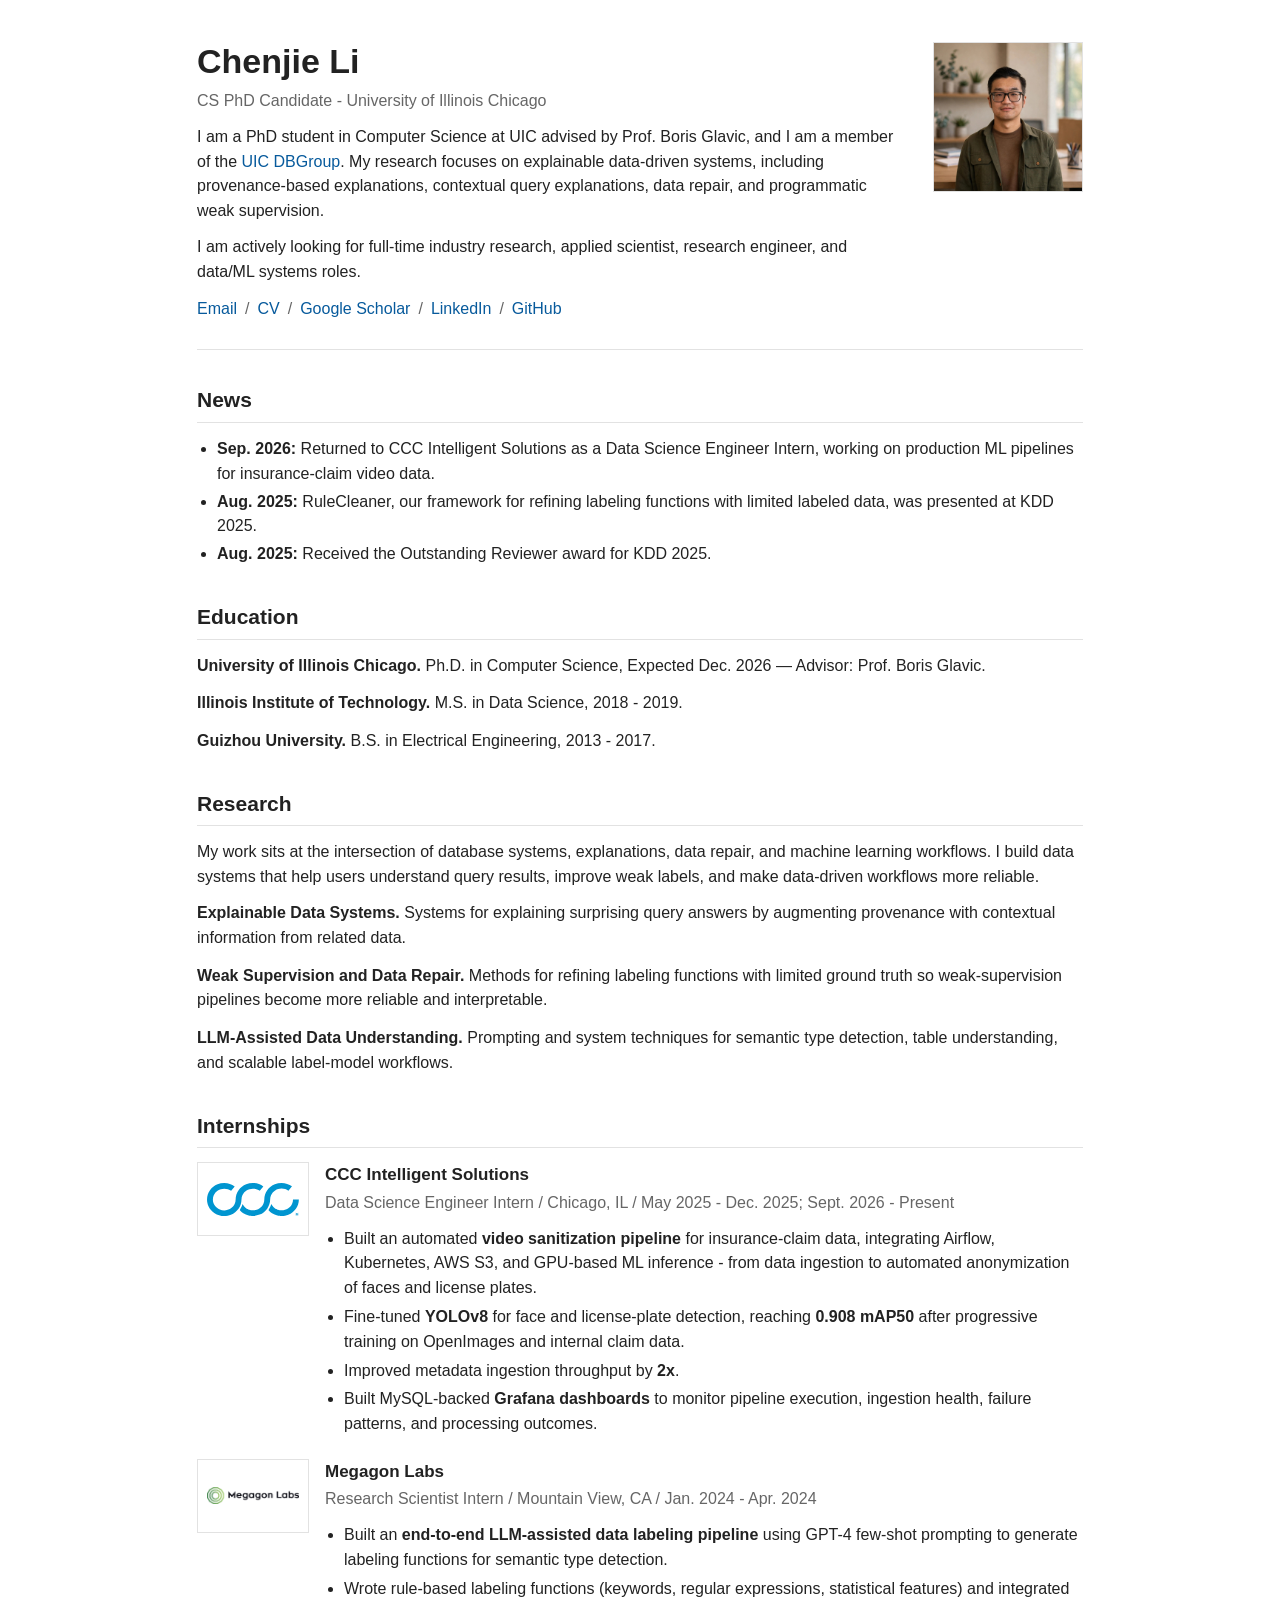
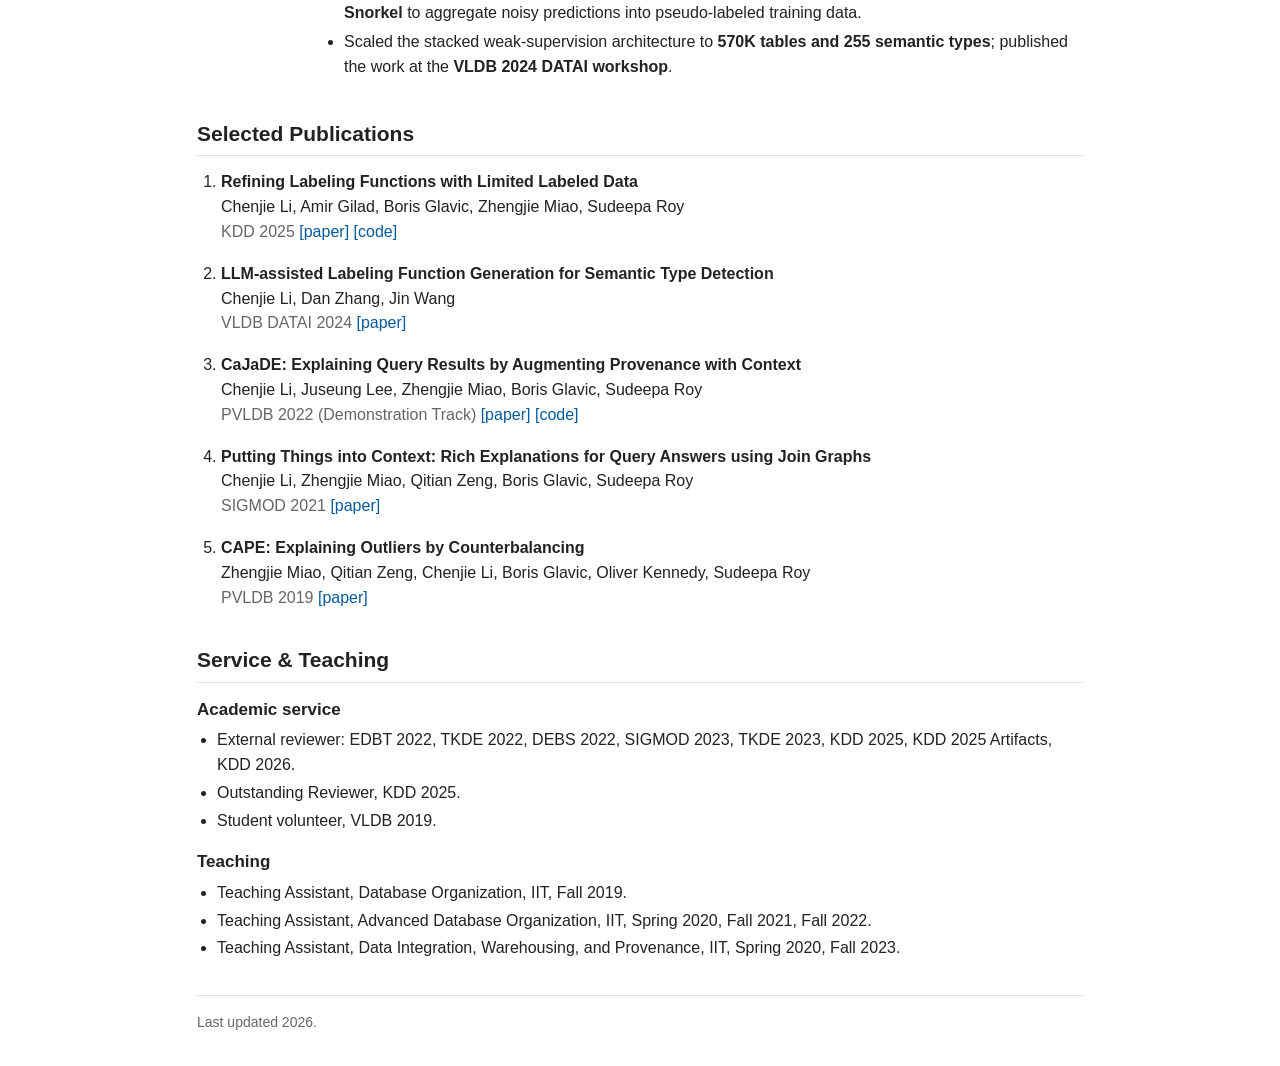
<file: index.html>
<!doctype html>
<html lang="en">
  <head>
    <meta charset="utf-8">
    <meta name="viewport" content="width=device-width, initial-scale=1">
    <title>Chenjie Li | CS PhD Candidate at UIC - Weak Supervision, LLM-Assisted Labeling, Explainable Data Systems</title>
    <meta
      name="description"
      content="Chenjie Li is a Computer Science PhD candidate at the University of Illinois Chicago (expected Dec 2026), advised by Prof. Boris Glavic. His research covers weak supervision, LLM-assisted data labeling, and explainable data systems. Lead author of RuleCleaner (KDD 2025)."
    >
    <link rel="canonical" href="https://chenjie-li-cs.github.io/">
    <meta property="og:type" content="profile">
    <meta property="og:title" content="Chenjie Li | CS PhD Candidate at UIC">
    <meta property="og:description" content="Computer Science PhD candidate at the University of Illinois Chicago (expected Dec 2026). Research: weak supervision, LLM-assisted data labeling, explainable data systems. Lead author of RuleCleaner (KDD 2025).">
    <meta property="og:url" content="https://chenjie-li-cs.github.io/">
    <meta property="og:image" content="https://chenjie-li-cs.github.io/assets/photos/profile.jpg">
    <meta name="twitter:card" content="summary">
    <meta name="twitter:title" content="Chenjie Li | CS PhD Candidate at UIC">
    <meta name="twitter:description" content="Computer Science PhD candidate at the University of Illinois Chicago (expected Dec 2026). Research: weak supervision, LLM-assisted data labeling, explainable data systems.">
    <script type="application/ld+json">
    {
      "@context": "https://schema.org",
      "@type": "Person",
      "name": "Chenjie Li",
      "url": "https://chenjie-li-cs.github.io/",
      "image": "https://chenjie-li-cs.github.io/assets/photos/profile.jpg",
      "email": "mailto:cli206@uic.edu",
      "jobTitle": "PhD Candidate in Computer Science",
      "affiliation": {
        "@type": "CollegeOrUniversity",
        "name": "University of Illinois Chicago"
      },
      "alumniOf": [
        { "@type": "CollegeOrUniversity", "name": "Illinois Institute of Technology" },
        { "@type": "CollegeOrUniversity", "name": "Guizhou University" }
      ],
      "knowsAbout": [
        "Weak Supervision",
        "LLM-Assisted Data Labeling",
        "Explainable Data Systems",
        "Data-Centric Machine Learning",
        "Programmatic Weak Supervision"
      ],
      "sameAs": [
        "https://www.linkedin.com/in/chenjieli/",
        "https://github.com/chenjie-li-cs",
        "https://scholar.google.com/citations?user=dNoImMQAAAAJ&hl=en&oi=ao",
        "https://orcid.org/0009-0007-6849-3146",
        "https://www.cs.uic.edu/~bglavic/dbgroup/members/cli.html"
      ]
    }
    </script>
    <link rel="stylesheet" href="styles.css">
  </head>
  <body>
    <main class="page">
      <header class="intro" id="top">
        <div class="intro-text">
          <h1 data-field="name">Chenjie Li</h1>
          <p class="subtitle" data-field="affiliation">CS PhD Candidate - University of Illinois Chicago</p>
          <p data-field="summary">I am a PhD student in Computer Science at UIC advised by Prof. Boris Glavic, and I am a member of the UIC DBGroup. My research focuses on explainable data-driven systems, including provenance-based explanations, contextual query explanations, data repair, and programmatic weak supervision.</p>
          <p data-field="jobMarket">I am actively looking for full-time industry research, applied scientist, research engineer, and data/ML systems roles.</p>
          <nav class="link-line" id="top-links" aria-label="Profile links"></nav>
        </div>
        <div class="avatar">
          <img src="assets/photos/profile.jpg" alt="Chenjie Li">
        </div>
      </header>

      <noscript>
        <section>
          <h2>About</h2>
          <p>Chenjie Li is a Computer Science PhD candidate at the University of Illinois Chicago (PhD expected December 2026), advised by Prof. Boris Glavic. His research covers weak supervision, LLM-assisted data labeling, and explainable data systems. Selected publications: Refining Labeling Functions with Limited Labeled Data (KDD 2025); LLM-assisted Labeling Function Generation for Semantic Type Detection (VLDB DATAI 2024); CaJaDE: Explaining Query Results by Augmenting Provenance with Context (PVLDB 2022); Putting Things into Context (SIGMOD 2021); CAPE: Explaining Outliers by Counterbalancing (PVLDB 2019). Internships: CCC Intelligent Solutions and Megagon Labs. Contact: cli206@uic.edu.</p>
        </section>
      </noscript>

      <section id="news" aria-labelledby="news-title">
        <h2 id="news-title">News</h2>
        <ul class="compact-list" id="news-list">
          <li><strong>Sep. 2026:</strong> Returned to CCC Intelligent Solutions as a Data Science Engineer Intern, working on production ML pipelines for insurance-claim video data.</li>
          <li><strong>Aug. 2025:</strong> RuleCleaner, our framework for refining labeling functions with limited labeled data, was presented at KDD 2025.</li>
          <li><strong>Aug. 2025:</strong> Received the Outstanding Reviewer award for KDD 2025.</li>
        </ul>
      </section>

      <section id="education" aria-labelledby="education-title">
        <h2 id="education-title">Education</h2>
        <ul class="plain-list" id="education-list">
          <li><strong>University of Illinois Chicago.</strong> Ph.D. in Computer Science, Expected Dec. 2026 — Advisor: Prof. Boris Glavic.</li>
          <li><strong>Illinois Institute of Technology.</strong> M.S. in Data Science, 2018 - 2019.</li>
          <li><strong>Guizhou University.</strong> B.S. in Electrical Engineering, 2013 - 2017.</li>
        </ul>
      </section>

      <section id="research" aria-labelledby="research-title">
        <h2 id="research-title">Research</h2>
        <p data-field="researchIntro">My work sits at the intersection of database systems, explanations, data repair, and machine learning workflows. I build data systems that help users understand query results, improve weak labels, and make data-driven workflows more reliable.</p>
        <ul class="plain-list" id="research-list"></ul>
      </section>

      <section id="internships" aria-labelledby="internships-title">
        <h2 id="internships-title">Internships</h2>
        <div class="internship-list" id="internship-list"></div>
      </section>

      <section id="publications" aria-labelledby="publications-title">
        <h2 id="publications-title">Selected Publications</h2>
        <ol class="publication-list" id="publication-list"></ol>
      </section>
      
      <section id="service" aria-labelledby="service-title">
        <h2 id="service-title">Service & Teaching</h2>
        <div id="service-list"></div>
      </section>

      <section id="gallery" class="optional-section" aria-labelledby="gallery-title" hidden>
        <h2 id="gallery-title">Gallery</h2>
        <p data-field="galleryIntro"></p>
        <div class="gallery-list" id="gallery-list"></div>
      </section>

      <footer>
        <span>Last updated <span id="year"></span>.</span>
      </footer>
    </main>

    <script src="data.js?v=20261023"></script>
    <script src="script.js?v=20261023"></script>
  </body>
</html>
</file>
<file: styles.css>
:root {
  --text: #222;
  --muted: #666;
  --line: #e2e2e2;
  --link: #075a9c;
  --bg: #fff;
}

* {
  box-sizing: border-box;
}

body {
  background: var(--bg);
  color: var(--text);
  font-family: Arial, Helvetica, sans-serif;
  font-size: 16px;
  line-height: 1.55;
  margin: 0;
}

a {
  color: var(--link);
  text-decoration: none;
}

a:hover {
  text-decoration: underline;
}

.page {
  margin: 0 auto;
  max-width: 930px;
  padding: 42px 22px 32px;
}

.intro {
  align-items: start;
  border-bottom: 1px solid var(--line);
  display: grid;
  gap: 28px;
  grid-template-columns: minmax(0, 1fr) 150px;
  padding-bottom: 28px;
}

h1 {
  font-size: 34px;
  font-weight: 600;
  line-height: 1.15;
  margin: 0 0 8px;
}

h2 {
  border-bottom: 1px solid var(--line);
  font-size: 21px;
  font-weight: 600;
  margin: 34px 0 14px;
  padding-bottom: 5px;
}

h3 {
  font-size: 17px;
  margin: 0 0 2px;
}

p {
  margin: 0 0 11px;
}

.subtitle,
.meta,
.muted,
footer {
  color: var(--muted);
}

.link-line {
  display: flex;
  flex-wrap: wrap;
  gap: 0;
  margin-top: 12px;
}

.link-line a::after {
  color: var(--muted);
  content: "/";
  display: inline-block;
  margin: 0 8px;
}

.link-line a:last-child::after {
  content: "";
  margin: 0;
}

.avatar {
  aspect-ratio: 1;
  border: 1px solid var(--line);
  overflow: hidden;
  width: 150px;
}

.avatar img {
  display: block;
  height: 100%;
  object-fit: cover;
  width: 100%;
}

.plain-list {
  list-style: none;
  margin: 0;
  padding: 0;
}

.plain-list li {
  margin-bottom: 13px;
}

.internship-list {
  display: grid;
  gap: 18px;
}

.internship {
  display: grid;
  gap: 16px;
  grid-template-columns: 112px minmax(0, 1fr);
}

.company-logo {
  align-items: center;
  border: 1px solid var(--line);
  display: flex;
  height: 74px;
  justify-content: center;
  padding: 10px;
}

.company-logo img {
  max-height: 48px;
  max-width: 92px;
  object-fit: contain;
}

.internship ul {
  margin: 8px 0 0;
  padding-left: 19px;
}

.internship li {
  margin-bottom: 4px;
}

.publication-list {
  margin: 0;
  padding-left: 24px;
}

.publication-list li {
  margin-bottom: 17px;
}

.publication-title {
  font-weight: 600;
}

.publication-links {
  white-space: nowrap;
}

.service-group + .service-group {
  margin-top: 16px;
}

.service-group h3 {
  margin-bottom: 5px;
}

.compact-list {
  margin: 0;
  padding-left: 20px;
}

.compact-list li {
  margin-bottom: 3px;
}

.gallery-list {
  display: grid;
  gap: 12px;
  grid-template-columns: repeat(3, minmax(0, 1fr));
}

.gallery-item {
  border: 1px solid var(--line);
  min-height: 138px;
  padding: 12px;
}

.gallery-item img {
  aspect-ratio: 4 / 3;
  display: block;
  margin-bottom: 10px;
  object-fit: cover;
  width: 100%;
}

.gallery-placeholder {
  align-items: center;
  aspect-ratio: 4 / 3;
  background: #f7f7f7;
  color: var(--muted);
  display: flex;
  justify-content: center;
  margin-bottom: 10px;
}

footer {
  border-top: 1px solid var(--line);
  font-size: 14px;
  margin-top: 34px;
  padding-top: 16px;
}

@media (max-width: 680px) {
  .page {
    padding-top: 28px;
  }

  .intro,
  .internship,
  .gallery-list {
    grid-template-columns: 1fr;
  }

  .avatar {
    width: 118px;
  }
}
</file>
